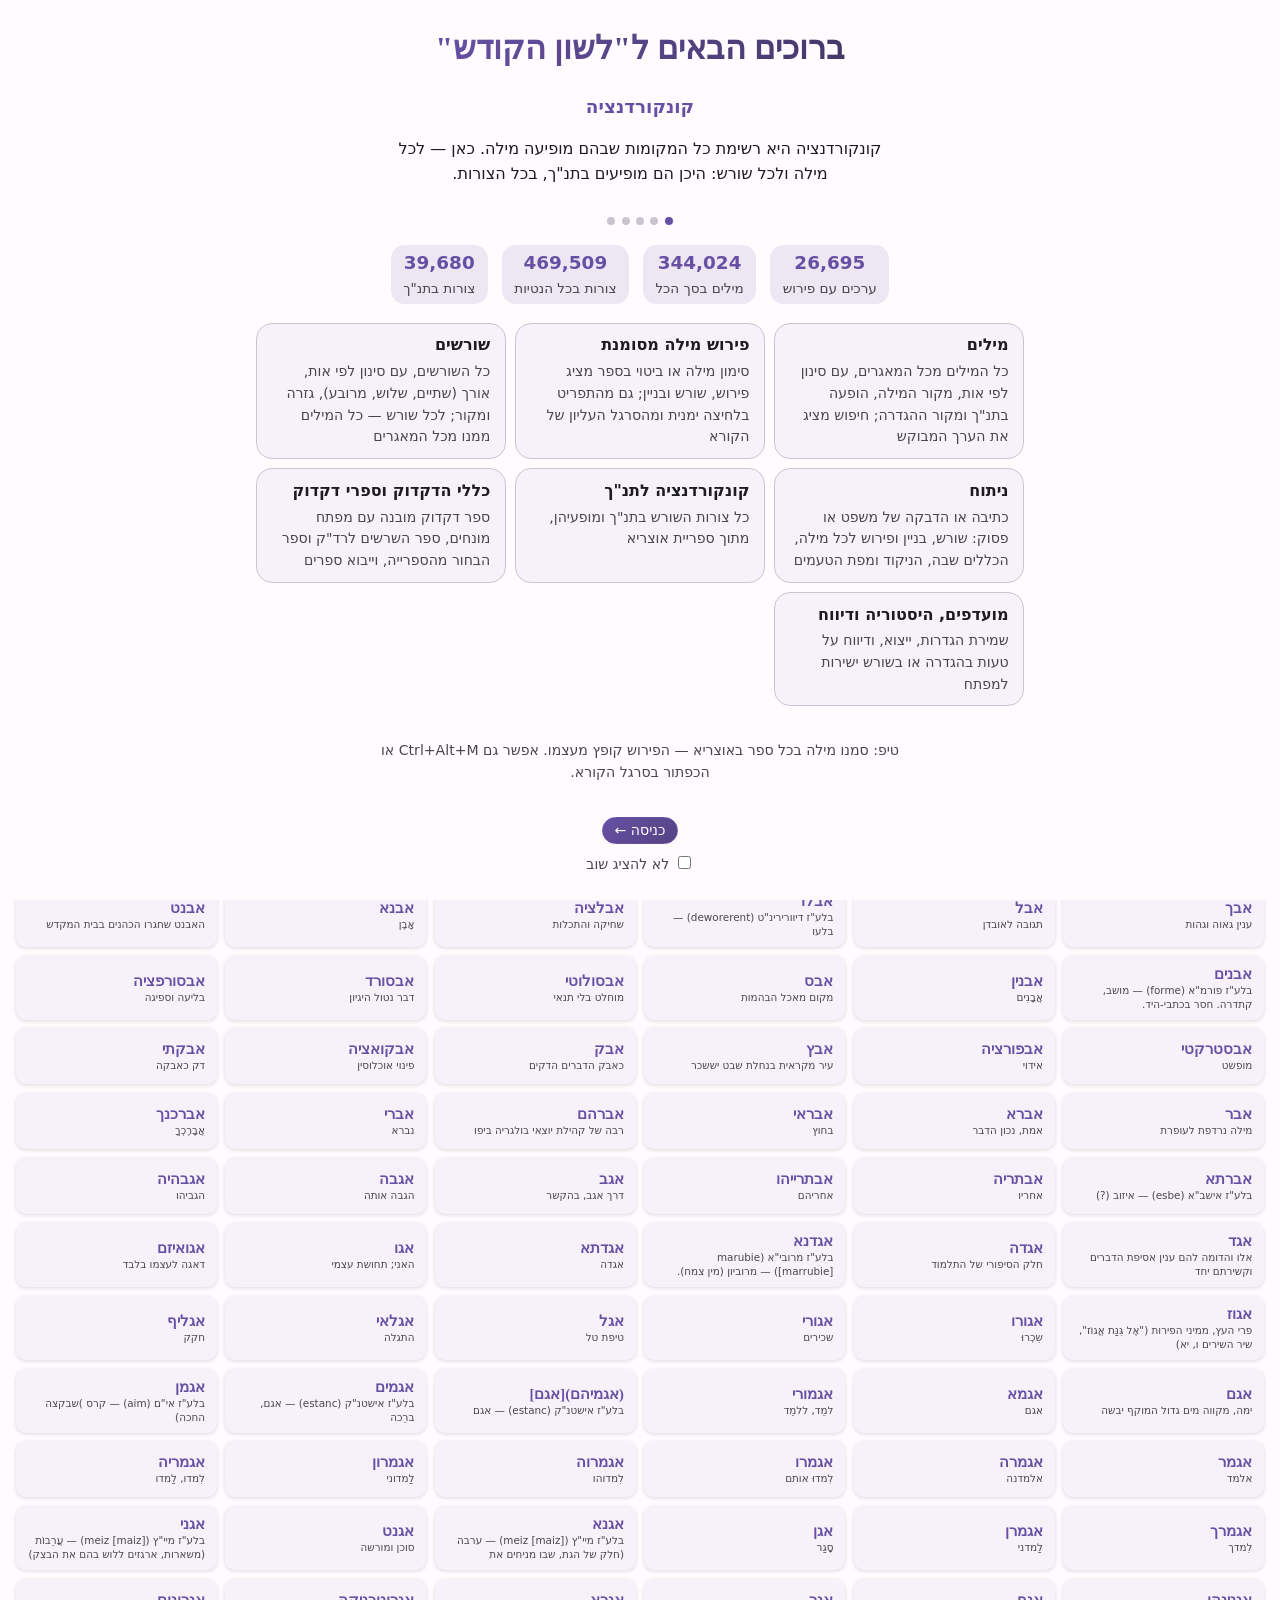
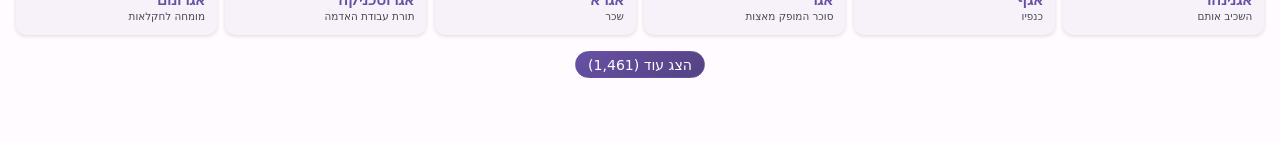
<file: index.html>
<!DOCTYPE html><html lang="he" dir="rtl"><head><meta charset="UTF-8"><meta name="viewport" content="width=device-width,initial-scale=1">
<title>לשון הקודש</title><link rel="stylesheet" href="css/style.css"><link rel="stylesheet" href="shared/promo/achat-promo.css"></head>
<body><div id="app">
 <header><div class="search"><input id="q" type="text" placeholder="הקלידו מילה, ראשי תיבות או שורש…" autocomplete="off" spellcheck="false" aria-label="חיפוש">
  <button id="clr" class="ic hid" aria-label="נקה">✕</button><div id="sug" class="sug hid" role="listbox"></div></div>
  <nav id="modes"><button data-m="word" class="on">מילים</button><button data-m="root">שורשים</button><button data-m="nth">ניתוח</button><button data-m="syn">נרדפות</button><button data-m="loaz">לועזיות</button><button data-m="fav">מועדפים</button><button data-m="rules">כללי הדקדוק</button><button data-m="books">ספרי דקדוק</button><button data-m="hist">היסטוריה</button><button data-m="set">הגדרות</button><button data-m="about" aria-label="אודות">אודות</button></nav></header>
 <main id="out"><p class="hint">סמנו מילה בספר, וההסבר יקפוץ אוטומטית. או חפשו כאן.</p></main>
</div>
<script src="data/dict.js"></script><script src="data/mh-index.js"></script><script src="data/roadmap.js"></script><script src="data/grammar.js"></script><script src="data/changelog.js"></script><script src="data/wikt.js"></script><script src="data/forms.js"></script><script src="data/hspell.js"></script><script src="data/hspell-1.js"></script><script src="data/hspell-2.js"></script><script src="data/hspell-3.js"></script><script src="data/hspell-4.js"></script><script src="data/hspell-5.js"></script><script src="data/hspell-6.js"></script><script src="data/milog.js"></script><script src="data/academy.js"></script><script src="data/loaz.js"></script><script src="data/loazdef.js"></script><script src="data/laaz.js"></script><script src="shared/promo/achat-promo.js"></script><script src="js/icons.js"></script><script src="js/core.js"></script><script src="js/nakdan.js"></script><script src="js/app.js"></script><script src="js/ideas-a.js"></script><script src="js/ideas-b.js"></script><script src="js/audio.js"></script><script src="js/hb-final.js"></script><script src="js/hb-final-data.js"></script><script>window.HBFinal&&HBFinal.init(window.HB_FINAL_DATA,{mount:"#out .set"});</script>
</body></html>
</file>
<file: css/style.css>
/* מילון כליקודש 1.1.0 — עיצוב מודרני תואם אוצריא: צבעים רק כאסימוני :root, מידות ב-em */
:root{
  --color-primary:#6750A4;--color-on-primary:#FFFFFF;
  --color-surface:#FFFBFE;--color-on-surface:#1C1B1F;--color-on-surface-variant:#49454F;
  --color-surface-container-low:#F7F2FA;--color-surface-container:#F3EDF7;
  --color-surface-container-high:#ECE6F0;--color-surface-container-highest:#E6E0E9;
  --color-outline:#79747E;--color-outline-variant:#CAC4D0;--color-error:#B3261E;
  --color-primary-subtle:rgba(103,80,164,.12);--color-shadow:rgba(0,0,0,.14);--color-scrim:rgba(0,0,0,.42);
  --font-ui:'Rubik',system-ui,sans-serif;--font-main:'FrankRuhlCLM','David',serif;
  --radius-sm:.5em;--radius-md:.75em;--radius-lg:1em;--radius-pill:999px;
}
@media(prefers-color-scheme:dark){:root{
  --color-primary:#D0BCFF;--color-on-primary:#381E72;
  --color-surface:#141218;--color-on-surface:#E6E0E9;--color-on-surface-variant:#CAC4D0;
  --color-surface-container-low:#1D1B20;--color-surface-container:#211F26;
  --color-surface-container-high:#2B2930;--color-surface-container-highest:#36343B;
  --color-outline:#938F99;--color-outline-variant:#49454F;--color-error:#F2B8B5;
  --color-primary-subtle:rgba(208,188,255,.14);--color-shadow:rgba(0,0,0,.4);
}}
*{box-sizing:border-box}
html,body{margin:0;background:var(--color-surface);color:var(--color-on-surface)}
body{font-family:var(--font-ui);font-size:1em;line-height:1.55}
button{font-family:var(--font-ui)}
.hid{display:none!important}

/* ===== כותרת: חיפוש + לשוניות ===== */
header{position:sticky;top:0;z-index:5;background:var(--color-surface-container-low);
  border-bottom:1px solid var(--color-outline-variant);padding:.7em .9em .45em;box-shadow:0 .1em .5em var(--color-shadow)}
.search{position:relative}
#q{width:100%;padding:.6em 2.6em .6em 1em;font-family:var(--font-main);font-size:1.08em;border:1px solid var(--color-outline-variant);
  border-radius:var(--radius-pill);background:var(--color-surface);color:var(--color-on-surface);transition:border-color .15s,box-shadow .15s}
#q:focus{outline:none;border-color:var(--color-primary);box-shadow:0 0 0 .2em var(--color-primary-subtle)}
.ic{position:absolute;inset-inline-end:.7em;top:50%;transform:translateY(-50%);border:0;background:none;color:var(--color-on-surface-variant);cursor:pointer;font-size:1em}
.sug{position:absolute;z-index:30;inset-inline:0;top:100%;margin-top:.35em;max-height:50vh;overflow:auto;background:var(--color-surface);
  border:1px solid var(--color-outline-variant);border-radius:var(--radius-md);box-shadow:0 .5em 1.5em var(--color-shadow)}
.sug div{padding:.5em 1em;cursor:pointer;font-family:var(--font-main)}
.sug div:hover,.sug div.act{background:var(--color-primary-subtle)}
.sug small{color:var(--color-on-surface-variant);margin-inline-start:.6em;font-family:var(--font-ui);font-size:.8em}
nav#modes{display:flex;gap:.2em;margin-top:.5em;overflow-x:auto;scrollbar-width:none}
nav#modes button{flex:0 0 auto;font-size:.88em;padding:.4em .9em;border:0;border-radius:var(--radius-pill);background:none;
  color:var(--color-on-surface-variant);cursor:pointer;transition:background .15s,color .15s}
nav#modes button:hover{background:var(--color-surface-container-high)}
nav#modes button.on{background:var(--color-primary-subtle);color:var(--color-primary);font-weight:600}

/* ===== תוכן ===== */
main{padding:1em 1em 3em;max-width:62em;margin:auto}
main.wide{max-width:none}
h2{margin:.15em 0 .4em;color:var(--color-on-surface);font-family:var(--font-main);font-size:2em;font-weight:700}
.hero{display:flex;align-items:center;justify-content:space-between;gap:.6em;flex-wrap:wrap}
.row{margin:1em 0}
.row>b,.gh{display:block;color:var(--color-on-surface-variant);font-size:.8em;font-weight:600;letter-spacing:.02em;margin:0 0 .45em}
.gh{margin-top:1.2em}
.hint,.note{color:var(--color-on-surface-variant);font-size:.88em}
.chips{display:flex;flex-wrap:wrap;gap:.4em}
.chip{font-size:.88em;padding:.32em .85em;border-radius:var(--radius-pill);border:1px solid var(--color-outline-variant);
  background:var(--color-surface);color:var(--color-on-surface);cursor:pointer;transition:background .15s,border-color .15s}
.chip:hover{border-color:var(--color-primary);background:var(--color-primary-subtle)}
.chip.pri{background:var(--color-primary);color:var(--color-on-primary);border-color:var(--color-primary)}
.chip.pri:hover{filter:brightness(1.08)}
.chip.zero{opacity:.5;border-style:dashed;cursor:default}.chip.zero:hover{transform:none;box-shadow:none;background:none;border-color:var(--color-outline-variant)}
.chip svg{vertical-align:-.2em}
.pager{display:flex;justify-content:space-between;align-items:center;margin-top:1.2em;gap:.5em}

/* ===== פירושים כאריחים ===== */
.senses{display:grid;grid-template-columns:repeat(auto-fill,minmax(15em,1fr));gap:.7em;align-items:start}
.sense{position:relative;background:var(--color-surface-container-low);border:1px solid var(--color-outline-variant);
  border-radius:var(--radius-md);padding:.75em .9em .6em;display:flex;flex-direction:column;gap:.35em;
  transition:border-color .15s,box-shadow .15s}
.sense:hover{border-color:var(--color-primary);box-shadow:0 .2em .8em var(--color-shadow)}
.sense.best{border-color:var(--color-primary);background:var(--color-primary-subtle)}
.sbody{font-family:var(--font-main);font-size:1.05em;line-height:1.6}
.nk{display:inline-block;font-weight:700;color:var(--color-primary);margin-inline-end:.4em}
.src{display:block;color:var(--color-on-surface-variant);font-size:.75em;font-family:var(--font-ui);margin-top:.3em}
.tb{display:flex;gap:.1em;justify-content:flex-end;margin-top:auto;opacity:.55;transition:opacity .15s}
.sense:hover .tb{opacity:1}
.ib{border:0;background:none;color:var(--color-on-surface-variant);padding:.3em;border-radius:var(--radius-sm);cursor:pointer;line-height:0}
.ib:hover{background:var(--color-surface-container-high);color:var(--color-on-surface)}
.ib.on{color:var(--color-primary)}.ib.on svg{fill:currentColor}
details.more{margin:.8em 0}
details.more>summary{cursor:pointer;color:var(--color-primary);padding:.3em 0;font-size:.9em;font-weight:600}
details.more>.senses{margin-top:.5em}

/* ===== תוצאות חיפוש באוצריא ===== */
.results{display:grid;grid-template-columns:repeat(auto-fill,minmax(16em,1fr));gap:.6em}
a.res{display:block;text-decoration:none;color:var(--color-on-surface);background:var(--color-surface-container-low);
  border:1px solid var(--color-outline-variant);border-radius:var(--radius-md);padding:.6em .85em}
a.res:hover{border-color:var(--color-primary)}
a.res b{display:block;color:var(--color-primary);font-size:.85em;margin-bottom:.2em}
a.res span{font-family:var(--font-main);font-size:.95em;color:var(--color-on-surface-variant)}
.spin{display:inline-block;width:1em;height:1em;border:.15em solid var(--color-outline-variant);border-top-color:var(--color-primary);
  border-radius:50%;animation:sp .8s linear infinite;vertical-align:-.15em;margin-inline-end:.4em}
@keyframes sp{to{transform:rotate(360deg)}}

/* ===== כל המילים: סרגל סינון מתקפל ===== */
.allhead{display:flex;justify-content:space-between;align-items:center;gap:.6em;flex-wrap:wrap}
.ftoggle{font-size:.88em;padding:.35em .95em;border-radius:var(--radius-pill);border:1px solid var(--color-outline-variant);
  background:var(--color-surface);color:var(--color-on-surface);cursor:pointer}
.ftoggle.on{border-color:var(--color-primary);color:var(--color-primary);background:var(--color-primary-subtle)}
.fsum{font-size:.82em;color:var(--color-on-surface-variant);padding:.35em 0}
.fbar{background:var(--color-surface-container);border:1px solid var(--color-outline-variant);border-radius:var(--radius-md);
  padding:.55em;margin:.4em 0 .8em}
.az{display:flex;flex-wrap:wrap;gap:.3em}
.az .chip{min-width:2.2em;text-align:center;padding:.25em .4em;font-family:var(--font-main);font-size:1em}
.allwrap{display:flex;gap:1em;align-items:flex-start}.allbody{flex:1;min-width:0}
.allwrap .fbar{position:sticky;top:7em;margin:0;max-height:75vh;overflow:auto}
.allwrap .az{flex-direction:column}
.tiles{display:grid;grid-template-columns:repeat(auto-fill,minmax(11em,1fr));gap:.55em}
.tile{width:100%;text-align:start;background:var(--color-surface-container-low);color:var(--color-on-surface);
  border:1px solid var(--color-outline-variant);border-radius:var(--radius-md);padding:.55em .75em;cursor:pointer;min-height:4.2em;
  transition:border-color .15s,transform .15s}
.tile:hover{border-color:var(--color-primary);transform:translateY(-.08em)}
.tile b{display:block;color:var(--color-primary);font-family:var(--font-main);font-size:1.1em}
.tile small{display:block;color:var(--color-on-surface-variant);font-size:.78em;line-height:1.35;max-height:2.7em;overflow:hidden}

/* ===== הגדרות ===== */
.set{display:grid;gap:.6em;max-width:36em}
.set .opt{display:flex;gap:.7em;align-items:center;justify-content:space-between;background:var(--color-surface-container-low);
  border:1px solid var(--color-outline-variant);border-radius:var(--radius-md);padding:.7em .9em}
.set .opt span small{display:block;color:var(--color-on-surface-variant);font-size:.8em}
.set select{font-family:var(--font-ui);font-size:.9em;padding:.3em .5em;border-radius:var(--radius-sm);border:1px solid var(--color-outline-variant);
  background:var(--color-surface);color:var(--color-on-surface)}
.set input[type=checkbox]{width:1.15em;height:1.15em;accent-color:var(--color-primary)}

/* ===== אודות / חלון ===== */
.about h3{color:var(--color-primary);margin:1.1em 0 .3em}.about ul{padding-inline-start:1.3em;margin:.3em 0}
.rmdoc{background:var(--color-surface-container-low);border:1px solid var(--color-outline-variant);border-radius:var(--radius-md);padding:.4em 1em .8em}
.rmdoc h3,.rmdoc h4,.rmdoc h5{color:var(--color-primary);margin:.9em 0 .3em}
.rmdoc ul.rm{list-style:none;padding-inline-start:.3em;margin:.3em 0}.rmdoc li{margin:.2em 0}
.rmdoc code{background:var(--color-surface-container-high);padding:0 .3em;border-radius:var(--radius-sm);font-size:.9em}
.modal{position:fixed;inset:0;background:var(--color-scrim);display:flex;align-items:center;justify-content:center;z-index:50;padding:1em}
.box{background:var(--color-surface);color:var(--color-on-surface);border:1px solid var(--color-outline-variant);border-radius:var(--radius-lg);
  padding:1em 1.1em;width:100%;max-width:28em;box-shadow:0 1em 3em var(--color-shadow)}
.box h3{margin:.2em 0 .6em;color:var(--color-primary)}
.box textarea{width:100%;margin-top:.5em;font-family:var(--font-ui);font-size:.95em;padding:.5em;border:1px solid var(--color-outline-variant);
  border-radius:var(--radius-sm);background:var(--color-surface-container-low);color:var(--color-on-surface)}
.box select{font-family:var(--font-ui);padding:.2em}
/* 1.3.0: הגדרות מודרניות — כרטיסים, מתגים ובוררים מקטעיים */
.set{max-width:42em;gap:1em}
.set .card{background:var(--color-surface-container-low);border:1px solid var(--color-outline-variant);border-radius:var(--radius-lg);padding:.9em 1.1em;display:grid;gap:.15em}
.set .card h3{margin:0 0 .4em;font-size:.95em;color:var(--color-primary);font-weight:600}
.set .card .opt{background:none;border:0;border-radius:0;padding:.65em 0;border-top:1px solid var(--color-outline-variant)}
.set .card h3+.opt{border-top:0}
.seg{display:inline-flex;flex-wrap:wrap;background:var(--color-surface-container-high);border-radius:var(--radius-pill);padding:.2em;gap:.15em}
.seg button{border:0;background:none;color:var(--color-on-surface-variant);font-size:.85em;padding:.35em .85em;border-radius:var(--radius-pill);cursor:pointer;transition:background .15s,color .15s}
.seg button:hover{color:var(--color-on-surface)}
.seg button.on{background:var(--color-primary);color:var(--color-on-primary);font-weight:600}
.sw{appearance:none;-webkit-appearance:none;width:2.6em!important;height:1.5em!important;flex:0 0 auto;border-radius:var(--radius-pill);background:var(--color-surface-container-highest);border:1px solid var(--color-outline-variant);position:relative;cursor:pointer;transition:background .2s}
.sw::after{content:"";position:absolute;top:.15em;inset-inline-start:.15em;width:1.1em;height:1.1em;border-radius:50%;background:var(--color-outline);transition:inset-inline-start .2s,background .2s}
.sw:checked{background:var(--color-primary);border-color:var(--color-primary)}
.sw:checked::after{inset-inline-start:1.3em;background:var(--color-on-primary)}
.search.mini input{width:100%;max-width:22em;font:inherit;font-size:.9em;padding:.45em .9em;border-radius:var(--radius-pill);border:1px solid var(--color-outline-variant);background:var(--color-surface);color:var(--color-on-surface)}
/* 1.6.0: ספרי דקדוק — קורא עם תוכן עניינים */
.card.bk{margin-bottom:1em;max-width:42em}.card.bk .opt{display:flex;align-items:center;justify-content:space-between;gap:.7em;padding:.5em 0;border-top:1px solid var(--color-outline-variant)}
.card.bk h3+.opt{border-top:0}.card.bk small{display:block;color:var(--color-on-surface-variant);font-size:.8em}
.reader .rbar{display:flex;align-items:center;gap:.8em;flex-wrap:wrap;position:sticky;top:0;background:var(--color-surface);padding:.4em 0;z-index:2}
.reader .rbar h2{margin:0;flex:1}
.reader #bq{font:inherit;font-size:.9em;padding:.45em .9em;border-radius:var(--radius-pill);border:1px solid var(--color-outline-variant);background:var(--color-surface-container-low);color:var(--color-on-surface);min-width:12em}
.rgrid{display:grid;grid-template-columns:14em 1fr;gap:1.4em;align-items:start}
@media(max-width:44em){.rgrid{grid-template-columns:1fr}}
.toc{position:sticky;top:3.6em;display:grid;gap:.1em;background:var(--color-surface-container-low);border:1px solid var(--color-outline-variant);border-radius:var(--radius-lg);padding:.8em;max-height:70vh;overflow:auto}
.toc b{font-size:.85em;color:var(--color-primary);margin-bottom:.3em}
.toc a{color:var(--color-on-surface);text-decoration:none;font-size:.9em;padding:.25em .5em;border-radius:var(--radius-sm)}
.toc a.lv2{padding-inline-start:1.3em;font-size:.85em;color:var(--color-on-surface-variant)}
.toc a:hover{background:var(--color-primary-subtle);color:var(--color-primary)}
#bview{font-family:var(--font-main);font-size:1.1em;line-height:1.8;max-width:44em}
#bview h3{color:var(--color-primary);border-bottom:1px solid var(--color-outline-variant);padding-bottom:.2em;margin-top:1.4em}
#bview h4{margin:1em 0 .3em}
.tblw{overflow-x:auto}#bview table{border-collapse:collapse;margin:.6em 0;font-size:.95em}
#bview th,#bview td{border:1px solid var(--color-outline-variant);padding:.35em .7em;text-align:start}
#bview th{background:var(--color-surface-container-high);font-family:var(--font-ui);font-weight:600}
#bview mark{background:var(--color-primary-subtle);color:var(--color-primary);border-radius:.2em}

/* ===== 1.7.0 — מראה רענן: זכוכית, הדרגות עדינות, הנפשות ===== */
header{background:color-mix(in srgb,var(--color-surface-container-low) 82%,transparent);backdrop-filter:blur(.8em) saturate(1.4);-webkit-backdrop-filter:blur(.8em) saturate(1.4)}
h2{background:linear-gradient(90deg,var(--color-primary),color-mix(in srgb,var(--color-primary) 55%,var(--color-on-surface)));-webkit-background-clip:text;background-clip:text;color:transparent;animation:kkIn .35s ease both}
nav#modes button{position:relative;transition:background .2s,color .2s,transform .15s}
nav#modes button:active{transform:scale(.96)}
nav#modes button.on{box-shadow:inset 0 0 0 1px color-mix(in srgb,var(--color-primary) 35%,transparent)}
#out>*{animation:kkIn .3s ease both}
@keyframes kkIn{from{opacity:0;transform:translateY(.4em)}to{opacity:1;transform:none}}
@keyframes kkPop{from{opacity:0;transform:scale(.94)}to{opacity:1;transform:none}}
.sense{border-radius:var(--radius-lg);background:linear-gradient(160deg,var(--color-surface-container-low),var(--color-surface));transition:border-color .2s,box-shadow .2s,transform .2s}
.sense:hover{transform:translateY(-.15em);box-shadow:0 .5em 1.4em var(--color-shadow)}
.sense.best{background:linear-gradient(160deg,var(--color-primary-subtle),var(--color-surface-container-low));box-shadow:0 .3em 1em var(--color-primary-subtle)}
.senses .sense{animation:kkPop .3s ease both}
.senses .sense:nth-child(2){animation-delay:.04s}.senses .sense:nth-child(3){animation-delay:.08s}.senses .sense:nth-child(4){animation-delay:.12s}
.chip{transition:background .2s,border-color .2s,transform .15s,box-shadow .2s}
.chip:hover{transform:translateY(-.08em);box-shadow:0 .2em .6em var(--color-shadow)}
.chip:active{transform:scale(.96)}
.chip.pri{background:linear-gradient(135deg,var(--color-primary),color-mix(in srgb,var(--color-primary) 75%,var(--color-on-surface)))}
/* היסטוריה ומילים אחרונות: כרטיסיות עם פס צבע במקום גלולות */
.chips.recent,.hist .chips{display:grid;grid-template-columns:repeat(auto-fill,minmax(8.5em,1fr));gap:.5em}
.chips.recent .chip,.hist .chips .chip{border-radius:var(--radius-md);padding:.65em .9em;text-align:start;font-family:var(--font-main);font-size:1.05em;
  background:var(--color-surface-container-low);border:1px solid var(--color-outline-variant);border-inline-start:.25em solid var(--color-primary);animation:kkPop .3s ease both}
.tile{transition:transform .2s,box-shadow .2s,border-color .2s}
.tile:hover{transform:translateY(-.15em);box-shadow:0 .4em 1.1em var(--color-shadow);border-color:var(--color-primary)}
.modal{position:fixed;inset:0;background:var(--color-scrim);display:flex;align-items:center;justify-content:center;z-index:20;animation:kkIn .2s ease both}
.mbox{background:var(--color-surface);color:var(--color-on-surface);border-radius:var(--radius-lg);padding:1.2em;width:min(30em,92vw);box-shadow:0 1em 3em var(--color-shadow);animation:kkPop .25s ease both}
.mbox textarea{width:100%;font-family:var(--font-ui);font-size:1em;padding:.6em;border:1px solid var(--color-outline-variant);border-radius:var(--radius-md);background:var(--color-surface-container-low);color:var(--color-on-surface);margin:.5em 0 .8em;resize:vertical}
.mbox textarea:focus{outline:none;border-color:var(--color-primary);box-shadow:0 0 0 .2em var(--color-primary-subtle)}
@media(prefers-reduced-motion:reduce){*{animation:none!important;transition:none!important}}
.chip{white-space:nowrap}
.rbar{display:flex;flex-wrap:wrap;gap:.5em;align-items:center}
body.printing header,body.printing .rbar,body.printing .toc{display:none!important}
body.printing .rgrid{display:block}
.pfoot{margin-top:2em;color:var(--color-on-surface-variant);font-size:.85em}

/* ===== 1.8.0 ===== */
header{z-index:15}
.row.inl{display:flex;gap:.7em;align-items:baseline;margin:.55em 0}
.row.inl>b{flex:0 0 6.5em;margin:0}
.row.inl>.chips{flex:1}
details.cmore{display:contents}details.cmore>summary{list-style:none;cursor:pointer}details.cmore>summary::-webkit-details-marker{display:none}
details.cmore[open]>summary{display:none}
.src.lnk{border:0;background:none;padding:0;cursor:pointer;color:var(--color-primary);text-align:start;font-family:var(--font-ui)}
.results.conc{grid-template-columns:repeat(auto-fill,minmax(20em,1fr))}
.results.conc a.res span{font-size:1.02em;line-height:1.7}
a.res mark,#bview mark{background:var(--color-primary-subtle);color:var(--color-primary);font-weight:700;border-radius:.2em}
#cforms{margin:.4em 0 .9em}
.ltiles{display:grid;grid-template-columns:repeat(auto-fill,minmax(14em,1fr));gap:.5em}
.ltile{text-align:start;border:1px solid var(--color-outline-variant);border-radius:var(--radius-md);background:var(--color-surface-container-low);color:var(--color-on-surface);padding:.6em .8em;cursor:pointer;font-family:var(--font-ui)}
.ltile b{display:block;font-family:var(--font-main);font-size:1.05em}.ltile small{color:var(--color-on-surface-variant)}
.ltile:hover{border-color:var(--color-primary);background:var(--color-primary-subtle)}
.card.bk.wide{max-width:none}
/* קורא הספר: סרגל ותוכן עניינים צמודים מתחת לכותרת, תוכן עניינים בימין */
.reader .rbar{top:var(--hdr,6.5em);z-index:4}
.rgrid{grid-template-columns:16em 1fr}
.toc{top:calc(var(--hdr,6.5em) + 3.4em);max-height:calc(100vh - var(--hdr,6.5em) - 4.5em)}
.toc input{font:inherit;font-size:.85em;padding:.35em .7em;margin-bottom:.4em;border-radius:var(--radius-pill);border:1px solid var(--color-outline-variant);background:var(--color-surface);color:var(--color-on-surface)}
.toc a.lv1{font-weight:600}.toc a.on{background:var(--color-primary-subtle);color:var(--color-primary)}
.bsec{scroll-margin-top:calc(var(--hdr,6.5em) + 3.6em)}
a.blink{color:var(--color-primary);text-decoration:none;border-bottom:1px dotted currentColor;font-family:var(--font-ui);font-size:.85em}
#bview .tip{background:var(--color-surface-container-low);border-inline-start:.25em solid var(--color-primary);padding:.5em .8em;border-radius:var(--radius-sm)}
/* מצב קומפקטי */
body.compact header{padding:.35em .6em .2em}
body.compact #q{padding:.35em 2.2em .35em .8em;font-size:.98em}
body.compact nav#modes{margin-top:.25em}
body.compact nav#modes button{padding:.25em .65em;font-size:.82em}
body.compact main{padding:.5em .7em 2em}
body.compact h2{font-size:1.5em;margin:.05em 0 .25em}
body.compact .row{margin:.5em 0}body.compact .row.inl{margin:.3em 0}
body.compact .chip{padding:.2em .6em;font-size:.82em}
body.compact .chips{gap:.25em}
body.compact .sense,body.compact a.res,body.compact .tile,body.compact .ltile{padding:.45em .6em}
body.compact .senses,body.compact .results{gap:.4em}
body.compact .rgrid{grid-template-columns:13em 1fr;gap:.8em}
body.compact #bview{font-size:1em;line-height:1.65}
.toc a.lv1{font-weight:700;color:var(--color-primary);font-size:.92em;margin-top:.35em}
.toc a.lv2{padding-inline-start:.9em;font-size:.88em;color:var(--color-on-surface)}
.toc a.lv3{padding-inline-start:1.8em;font-size:.82em;color:var(--color-on-surface-variant)}
#bview .lv1>h3{font-size:1.45em}#bview .lv3>h5{margin:.9em 0 .2em;font-size:1em;color:var(--color-on-surface)}
/* 1.8.1 ציורים בספר הדקדוק */
.fig{margin:1em 0;padding:.9em;border-radius:var(--radius-lg);background:var(--color-surface-container-low);border:1px solid var(--color-outline-variant)}
.fig figcaption{margin-top:.6em;font-family:var(--font-ui);font-size:.8em;color:var(--color-on-surface-variant)}
.glyphs{display:grid;grid-template-columns:repeat(auto-fill,minmax(6em,1fr));gap:.5em}
.glyphs .g{display:flex;flex-direction:column;align-items:center;padding:.4em;border-radius:var(--radius-md);background:var(--color-surface)}
.glyphs b{font-size:2.4em;line-height:1.3;color:var(--color-primary)}.glyphs span{font-family:var(--font-ui);font-size:.85em}.glyphs small{font-family:var(--font-ui);font-size:.72em;color:var(--color-on-surface-variant)}
.syl{display:flex;gap:1.6em;flex-wrap:wrap;font-size:1.8em}.syl>div{display:flex;gap:.12em}
.syl span,.legend span{padding:.05em .3em;border-radius:var(--radius-sm)}
.syl .o,.legend .o{background:var(--color-primary-subtle)}.syl .c,.legend .c{border:.08em solid var(--color-primary)}
.legend{display:flex;gap:.8em;margin-top:.5em;font-family:var(--font-ui);font-size:.8em}
.tree .lvl{display:flex;gap:.5em;margin:.3em 0}.tree .lvl span{flex:1;text-align:center;padding:.35em;border-radius:var(--radius-sm);background:var(--color-surface);border:1px solid var(--color-outline-variant)}
.tree em{display:block;font-style:normal;font-family:var(--font-ui);font-size:.72em;color:var(--color-primary)}
.ranks div{display:flex;gap:.8em;align-items:center;margin:.25em 0;padding:.35em .6em;border-radius:var(--radius-sm);background:var(--color-surface)}
.ranks div:nth-child(1){border-inline-start:.5em solid var(--color-primary)}.ranks div:nth-child(2){border-inline-start:.38em solid var(--color-primary)}
.ranks div:nth-child(3){border-inline-start:.26em solid var(--color-primary)}.ranks div:nth-child(4){border-inline-start:.14em solid var(--color-primary)}
.ranks b{min-width:4.5em;font-family:var(--font-ui)}
.moza{display:flex;gap:.4em;flex-wrap:wrap}.moza div{flex:1;min-width:5em;text-align:center;padding:.5em;border-radius:var(--radius-md);background:linear-gradient(180deg,var(--color-primary-subtle),var(--color-surface))}
.moza b{display:block;font-size:1.3em;color:var(--color-primary)}.moza small{font-family:var(--font-ui);color:var(--color-on-surface-variant)}

/* ===== 1.10.0: סרגל אחד (חיפוש + לשוניות), כרטיסי כלל, סימניות ===== */
header{display:flex;flex-wrap:wrap;align-items:center;gap:.4em .8em}
header .search{flex:1 1 15em;min-width:12em}
header nav#modes{flex:0 1 auto;margin-top:0;min-width:0}
.bsec.rule{border-inline-start:.25em solid var(--color-primary-subtle);padding-inline-start:.8em}
.rk{margin:.35em 0;padding:.45em .8em;border-radius:var(--radius-md);background:var(--color-surface-container-low)}
.rk b{color:var(--color-primary);margin-inline-end:.4em;font-size:.9em}
.rk-s{background:var(--color-primary-subtle)}
.rk-m{font-size:.92em}
.rk-d{border:1px dashed var(--color-outline-variant);background:none}
.bm{border:0;background:none;cursor:pointer;color:var(--color-on-surface-variant);font-size:.85em;margin-inline-start:.4em}
.bm.on{color:var(--color-primary)}
#bml hr{border:0;border-top:1px solid var(--color-outline-variant);margin:.4em 0}
table.glyph td:first-child{font-size:1.8em;line-height:1.6;text-align:center;font-family:var(--font-main)}
/* 1.11.0: כותרת הקונקורדנציה עם כפתור חזרה בצד שמאל למעלה */
.chead { display: flex; align-items: center; gap: .5em; }
.chead h2 { flex: 1; margin: 0; }
/* 2.0: מפת הפסוק לפי הטעמים, תגיות ניתוח */
.tmap{margin:.6em 0}
.tnode{border-inline-start:3px solid var(--color-primary);padding:.15em .6em .15em 0;margin:.3em 0}
.tnode.lv1{border-color:color-mix(in srgb,var(--color-primary) 80%,transparent)}
.tnode.lv2{border-color:color-mix(in srgb,var(--color-primary) 60%,transparent)}
.tnode.lv3{border-color:color-mix(in srgb,var(--color-primary) 42%,transparent)}
.tnode.lv4{border-color:var(--color-outline-variant)}
.thead{display:flex;flex-wrap:wrap;gap:.5em;align-items:baseline}
.thead .tw{font-family:var(--font-main);font-size:1.12em}
.thead small{color:var(--color-primary);font-weight:600}
.tkids{padding-inline-start:.9em}
.chip.tg{font-size:.8em;padding:.18em .6em}
.chip.tg.q{border-style:dashed}
.chips.rules{margin-top:.35em}
.nw{font-family:var(--font-main);font-size:1.15em}
#tmq{flex:1;min-width:0;font-family:var(--font-main);font-size:1em;padding:.4em;border-radius:var(--radius-sm);border:1px solid var(--color-outline-variant);background:var(--color-surface);color:var(--color-on-surface)}
.pr .prw{font-family:var(--font-main);font-size:2em;margin:.2em 0}
.chip.bad{border-color:var(--color-error);color:var(--color-error)}
#modes .hid{display:none}
.tie{display:inline-flex;align-items:baseline;gap:.15em}
.tie .blink{font-size:.75em}
.tie.hid{display:none}
#tiq{margin:.3em 0 .6em;padding:.35em .6em;border-radius:var(--radius-pill);border:1px solid var(--color-outline-variant);background:var(--color-surface);color:var(--color-on-surface)}
.atbl{border-collapse:collapse;font-size:.92em}.atbl th,.atbl td{border:1px solid var(--color-outline-variant);padding:.25em .45em;text-align:center;white-space:nowrap}.atbl tbody th{text-align:start;font-weight:600}.atbl .chip{padding:.15em .6em}
/* 2.1.0: תפריט ייצוא בפינה */
.rbar{position:relative}
.expm{margin-inline-start:auto;position:relative}
.expm>summary{list-style:none;font-size:1.2em;line-height:1;padding:.35em .5em}
.expm>summary::-webkit-details-marker{display:none}
.expl{position:absolute;inset-inline-end:0;top:2.4em;z-index:20;display:flex;flex-direction:column;gap:.35em;padding:.6em;min-width:13em;background:var(--color-surface-container-high);border-radius:var(--radius-md);box-shadow:0 .3em 1em var(--color-shadow)}
.ainl{margin:.6em 0;display:flex;flex-wrap:wrap;gap:.35em;align-items:center}

/* 2.1.4: אייקונים חד־גוניים בסגנון אוצריא — SVG ישיר בדף (מסכת CSS לא מוצגת באוצריא) */
.oi{display:inline-flex;width:1.15em;height:1.15em;vertical-align:-.2em}
.oi svg{width:100%;height:100%}
/* 2.2.0 */
.about .card{margin:.6em 0}.about dl.feat{display:grid;grid-template-columns:max-content 1fr;gap:.35em 1em;margin:0}.about dl.feat dt{font-weight:600;color:var(--color-primary)}.about dl.feat dd{margin:0}
.about details.more{margin:.5em 0}.about details.more>summary{cursor:pointer;font-weight:600;color:var(--color-primary);padding:.4em 0}
.fbar select,.rf select{font:inherit;padding:.25em .5em;border-radius:1em;border:1px solid var(--color-outline-variant);background:var(--color-surface);color:inherit}
.fbar .chips{margin-top:.4em}
.nth textarea{width:100%;box-sizing:border-box;font:inherit;font-size:1.15em}
details.rootfix{margin:.5em 0}details.rootfix input{font:inherit;width:6em}
@media (max-width:520px){.about dl.feat{grid-template-columns:1fr}}
.tile .lib-ok{color:var(--color-primary)}.tile .lib-no{color:var(--color-error)}.tile.nolib{opacity:.6}
.nthh-list{display:flex;flex-direction:column;gap:.3em}.nthh-list .res{text-align:start;font:inherit;cursor:pointer;background:none;border:none;padding:.35em .2em;color:inherit;border-bottom:1px solid var(--color-outline-variant)}

/* 2.4.5: עמוד כניסה, משוב לניתוח */
.welc .wsl{min-height:4.5em}.welc .wsl.in{animation:wslin .6s ease}.welc .wsl b{font-size:1.15em;color:var(--color-primary)}
@keyframes wslin{from{opacity:0;transform:translateX(-1em)}to{opacity:1;transform:none}}
.wdots{display:flex;gap:.4em;justify-content:center}.wdot{width:.6em;height:.6em;border-radius:50%;border:0;background:var(--color-outline-variant);cursor:pointer;padding:0}.wdot.on{background:var(--color-primary)}
.nfb{display:inline-flex;gap:.15em;margin-inline-end:.3em}.nfb .ib{opacity:.45}.nfb .ib.on{opacity:1}.vtext{font-size:1.2em;line-height:1.9}
/* 2.4.6: עמוד כניסה נפרד וחלון דיווח */
.wpage{position:fixed;inset:0;z-index:50;background:var(--color-surface);display:flex;flex-direction:column;align-items:center;justify-content:center;gap:1.2em;padding:1.5em;text-align:center}
.wpage .wsl{max-width:32em}.wpage .wgo{display:flex;flex-direction:column;align-items:center;gap:.6em}.wpage .card{max-width:34em;width:100%;text-align:start}.wpage textarea{width:100%;box-sizing:border-box}
#first .vq{font-family:var(--font-main);font-size:1.05em;margin:.25em 0;line-height:1.7}#first .vq mark{background:var(--color-primary-subtle);color:inherit;border-radius:var(--radius-sm)}
/* 2.5.0: עמוד הכניסה — פיצ'רים ומספרים */
.wpage{overflow-y:auto;justify-content:safe center}
.wstat{display:flex;flex-wrap:wrap;justify-content:center;gap:.5em .9em;max-width:44em}
.wstat span{display:grid;padding:.35em .9em;border-radius:var(--radius-lg);background:var(--color-primary-subtle);font-size:.85em;color:var(--color-on-surface-variant)}
.wstat b{font-size:1.35em;color:var(--color-primary)}
.wfeat{display:grid;grid-template-columns:repeat(auto-fit,minmax(14em,1fr));gap:.6em;max-width:48em;width:100%;text-align:start}
.wfeat div{background:var(--color-surface-container-low);border:.0625em solid var(--color-outline-variant);border-radius:var(--radius-lg);padding:.6em .9em;animation:kkIn .35s ease both}
.wfeat p{margin:.2em 0 0;font-size:.88em;color:var(--color-on-surface-variant)}
.wtip{max-width:40em}
.lzl{display:grid;grid-template-columns:repeat(auto-fill,minmax(13em,1fr));gap:.35em .8em;margin-top:.6em}.lzw{display:flex;align-items:center;gap:.4em}.lzw small{color:var(--color-on-surface-variant);font-size:.8em}
/* 2.6.0: אריחים וכרטיסים בסגנון עינים למקרא — בלי מסגרת, הבלטה בצל */
.tile,.card{border-color:transparent!important;box-shadow:0 .08em .3em var(--color-shadow)}
.tile:hover{box-shadow:0 .5em 1.2em var(--color-shadow)}
.tile.wide{grid-column:1/-1}.tile .lzlang{color:var(--color-primary);max-height:none}
/* 2.7.0 */
.lzbadge{display:inline-block;margin:.2em 0 0;padding:.15em .8em;border-radius:var(--radius-pill);background:var(--color-primary-subtle);color:var(--color-primary);font-size:.85em}
.synwrap{display:block}.synwrap.pvon{display:grid;grid-template-columns:minmax(0,1fr) minmax(0,1fr);gap:1em;align-items:start}
.tiles.one{grid-template-columns:1fr}.tiles.one .tile small{white-space:normal;text-align:start}
.synpv{position:sticky;top:.5em;max-height:80vh;overflow:auto;padding:1em;border-radius:var(--radius-md,.8em);background:var(--color-surface);box-shadow:0 .15em .7em var(--color-shadow)}
.synpv:empty{display:none}.pvhead{display:flex;justify-content:space-between;align-items:center}.pvtxt{line-height:1.8}
.welc.out{opacity:0;transition:opacity .4s}
@media (max-width:700px){.synwrap.pvon{grid-template-columns:1fr}}
/* 2.8.0 (#52): נרדפות — אריחים צרים, תצוגה מקדימה צמודה בגלילה; (#54) כפתורי הערך כאליפסות כמו תגית השפה */
.synwrap.pvon{grid-template-columns:minmax(0,.75fr) minmax(0,1.25fr)}
.synwrap .tiles.one .tile{padding:.4em .7em}.synwrap .tiles.one .tile small{max-height:3.9em;font-size:.82em}
section.card:has(.synwrap){overflow:visible}
.synpv{position:sticky;top:.5em;max-height:calc(100vh - 1.5em)}
.synpv .hero h2{margin:.2em 0}.synpv h4{margin:.8em 0 .3em;color:var(--color-on-surface-variant)}
#out.entryv .chip:not(.pri):not(.zero){border-color:transparent;background:var(--color-primary-subtle);color:var(--color-primary)}
#out.entryv .chip:not(.pri):not(.zero):hover{background:color-mix(in srgb,var(--color-primary-subtle) 70%,var(--color-primary))}
/* ===== 2.9.0: עיצוב אחיד — מקור יחיד לכל האריחים והכפתורים בתוסף. לשינוי המראה משנים רק את האסימונים כאן ===== */
:root{--kk-tile-bg:var(--color-surface-container-low);--kk-tile-radius:var(--radius-md);--kk-tile-pad:.6em .8em;--kk-tile-sh:0 .08em .35em var(--color-shadow);--kk-tile-sh-hover:0 .5em 1.2em var(--color-shadow);
  --kk-btn-bg:var(--color-primary-subtle);--kk-btn-fg:var(--color-primary);--kk-btn-radius:var(--radius-pill)}
.tile,a.res,.sense,.ltile,section.card,.synpv{background:var(--kk-tile-bg);border:1px solid transparent!important;border-radius:var(--kk-tile-radius);box-shadow:var(--kk-tile-sh);transition:transform .2s,box-shadow .2s}
.tile,a.res,.ltile{padding:var(--kk-tile-pad)}
.tile:hover,a.res:hover,.sense:hover,.ltile:hover{transform:translateY(-.12em);box-shadow:var(--kk-tile-sh-hover)}
.sense.best{background:linear-gradient(160deg,var(--color-primary-subtle),var(--kk-tile-bg))}
a.res b{color:var(--color-primary)}
.chip{border-radius:var(--kk-btn-radius)}
.chip:not(.pri):not(.zero):not(.bad){border-color:transparent;background:var(--kk-btn-bg);color:var(--kk-btn-fg)}
.chip:not(.pri):not(.zero):not(.bad):hover{background:color-mix(in srgb,var(--kk-btn-bg) 70%,var(--color-primary))}
.az .chip:not(.pri){background:transparent;color:var(--color-on-surface)}
.ftoggle,#modes button{border-radius:var(--kk-btn-radius)}
.ghelp{margin:0 0 .5em}.ghelp .chip{font-size:.8em}
.mrow{display:flex;gap:.6em;align-items:flex-start;margin:.35em 0}.mlab{min-width:7.5em;font-size:.82em;color:var(--color-on-surface-variant);padding-top:.35em}
.synbooks{display:grid;gap:.9em}.synbook h4{margin:.2em 0 .45em;color:var(--color-primary)}.synbook h4 small{color:var(--color-on-surface-variant);font-weight:400}
.tiles.syn{grid-template-columns:repeat(auto-fill,minmax(16em,1fr))}.tiles.syn .tile small{max-height:5.4em;white-space:normal;font-size:.84em;line-height:1.5}
.synwrap.pvon .tiles.syn{grid-template-columns:1fr}
/* 2.9.1: נרדפות — ספרים ונרדפים כאריחים ברשת */
.tile.static{cursor:default;display:flex;flex-direction:column;gap:.35em}.tile.static:hover{transform:none}.tile.static small{max-height:none}
.tiles.bk3{grid-template-columns:repeat(auto-fill,minmax(15em,1fr))}
.synbooks>p.note{margin:.2em 0}
.allhead{display:flex;flex-wrap:wrap;align-items:center;gap:.5em}
.sense.bio{max-width:none}.sense.bio .mrow{font-size:.92em}

/* 3.0.0 (#65): סרגל החיפוש בספר נשאר למעלה בגלילה; #73 ניקוד בלבד */
#out>.reader{animation:none}
.reader .rbar{position:sticky;top:var(--hdr,6.5em)}
section.card:has(.reader),#out:has(.reader){overflow:visible}
#nthnk textarea{width:100%;box-sizing:border-box;font:inherit;font-family:var(--font-main);font-size:1.15em;line-height:1.8;padding:.5em;border-radius:var(--radius-md);border:1px solid var(--color-outline-variant);background:var(--color-surface);color:var(--color-on-surface)}
.sbody .lnk{border:0;background:none;padding:0;color:var(--color-primary);text-decoration:underline;cursor:pointer;font:inherit}
</file>
<file: shared/promo/achat-promo.css>
/* רכיב משותף "אחת שאלתי" 1.0.0 — צבעים רק מאסימוני :root של אוצריא, מידות ב-em בלבד. להעתיק כמות שהוא. */
.ap-pop{position:fixed;inset-inline-start:1em;bottom:1em;z-index:60;width:min(22em,calc(100vw - 2em));background:var(--color-surface-container-high);color:var(--color-on-surface);border:.0625em solid var(--color-outline-variant);border-radius:var(--radius-lg);box-shadow:0 .5em 1.6em var(--color-shadow);padding:.9em 1em .8em;font-family:var(--font-ui);font-size:.95em;line-height:1.5;animation:apIn .28s ease both}
.ap-pop.ap-out{animation:apOut .22s ease both}
@keyframes apIn{from{opacity:0;transform:translateY(.8em)}to{opacity:1;transform:none}}
@keyframes apOut{to{opacity:0;transform:translateY(.6em)}}
.ap-head{display:flex;align-items:center;gap:.45em;margin-inline-end:1.6em}
.ap-head b{font-size:1.05em}
.ap-stamp{width:1.6em;height:1.6em;flex:none;color:var(--color-primary)}
.ap-tag{font-size:.75em;color:var(--color-on-surface-variant);border:.0625em solid var(--color-outline-variant);border-radius:var(--radius-pill);padding:0 .55em}
.ap-text{margin:.5em 0 .3em}
.ap-note{margin:.2em 0 .4em;font-size:.85em;color:var(--color-on-surface-variant)}
.ap-acts{display:flex;flex-wrap:wrap;align-items:center;gap:.4em;margin-top:.45em}
.ap-btn{font:inherit;font-size:.9em;cursor:pointer;padding:.25em .8em;border-radius:var(--radius-pill);border:.0625em solid var(--color-outline-variant);background:var(--color-surface);color:var(--color-on-surface);transition:background .2s,border-color .2s}
.ap-btn:hover{border-color:var(--color-primary);background:var(--color-primary-subtle)}
.ap-btn.ap-pri{background:var(--color-primary);color:var(--color-on-primary);border-color:var(--color-primary)}
.ap-link{font:inherit;font-size:.82em;cursor:pointer;background:none;border:0;color:var(--color-on-surface-variant);text-decoration:underline;margin-inline-start:auto;padding:.2em}
.ap-x{position:absolute;top:.45em;inset-inline-end:.5em;font:inherit;cursor:pointer;background:none;border:0;color:var(--color-on-surface-variant);border-radius:var(--radius-pill);width:1.7em;height:1.7em;line-height:1.7em;padding:0}
.ap-x:hover{background:var(--color-primary-subtle);color:var(--color-on-surface)}
.ap-btn:focus-visible,.ap-x:focus-visible,.ap-link:focus-visible{outline:.125em solid var(--color-primary);outline-offset:.125em}
.ap-about{display:flex;gap:.6em;align-items:flex-start;background:var(--color-surface-container-low);border:.0625em solid var(--color-outline-variant);border-radius:var(--radius-lg);padding:.7em 1em}
.ap-about .ap-acts{margin-top:.35em}
.ap-set{display:flex;justify-content:space-between;align-items:center;gap:1em;cursor:pointer}
.ap-set small{display:block;font-size:.82em;color:var(--color-on-surface-variant)}
@media (prefers-reduced-motion:reduce){.ap-pop,.ap-pop.ap-out{animation:none}}

/* 1.1.0 */
.ap-by{margin:.1em 0 0;font-size:.8em;color:var(--color-on-surface-variant)}

/* 1.2.0 */
.ap-happy { margin: .3em 0; font-weight: 700; color: var(--color-primary); }
</file>
